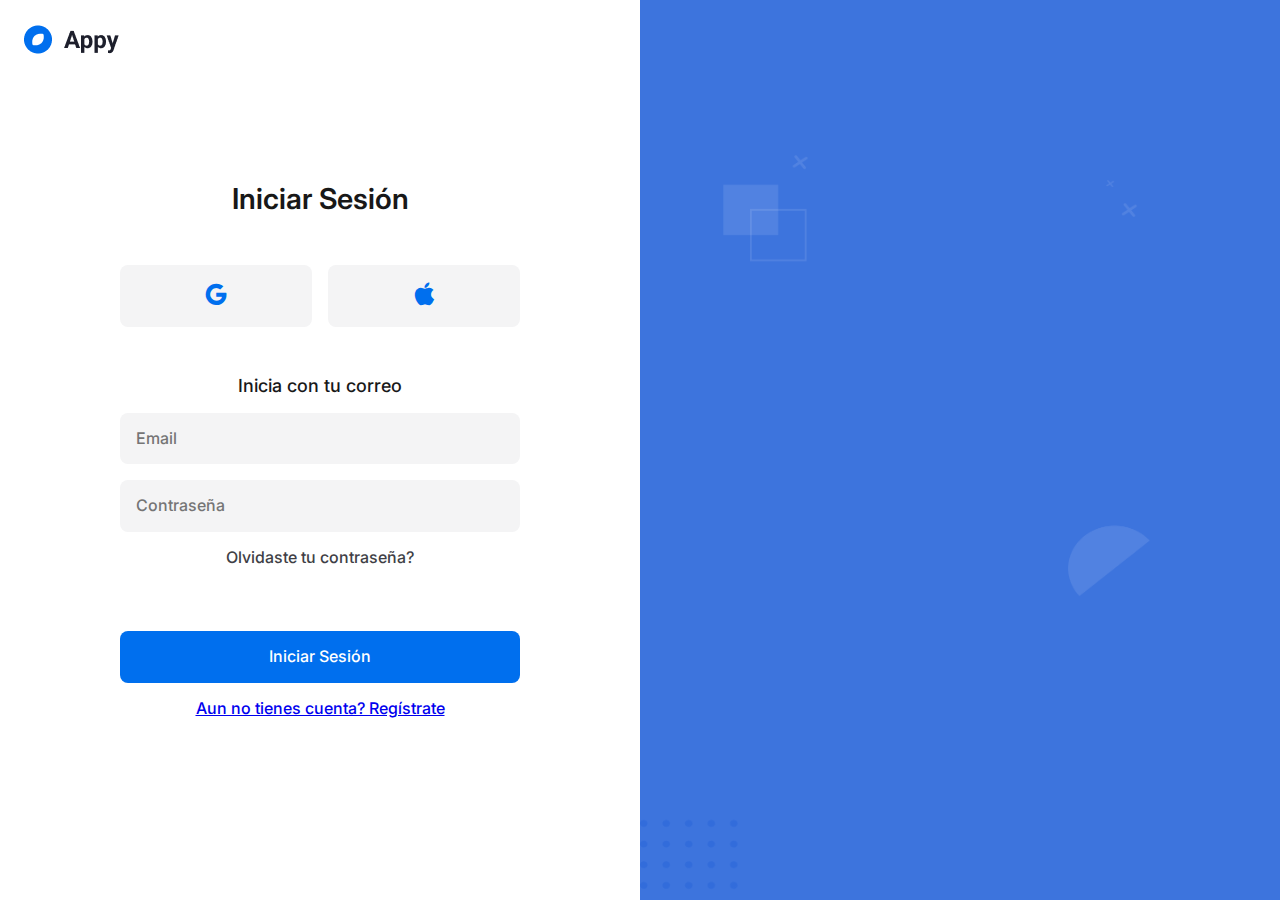
<file: index.html>
<!DOCTYPE html>
<html>
  <head>
    <link rel="preconnect" href="https://fonts.googleapis.com" />
    <link rel="preconnect" href="https://fonts.gstatic.com" crossorigin />
    <link
      href="https://fonts.googleapis.com/css2?family=Inter:ital,opsz,wght@0,14..32,100..900;1,14..32,100..900&display=swap"
      rel="stylesheet"
    />
    <link
      href="https://unpkg.com/boxicons@2.1.4/css/boxicons.min.css"
      rel="stylesheet"
    />
    <link rel="stylesheet" href="main.css" />
    <link rel="stylesheet" href="css/paginas/login.css" />
    <link rel="stylesheet" href="css/componentes/boton.css" />
    <link rel="stylesheet" href="css/componentes/input.css" />
    <title>Appy - Login</title>
  </head>
  <body>
    <main class="contenedor">
      <section class="contenedor–login">
        <nav>
          <img src="img/logo.png" alt="logo" />
        </nav>
        <div class="form-contenedor">
          <h1>Iniciar Sesión</h1>
          <div class="form-contenedor-social-btn">
            <button class="button--secondary">
              <i class="bx bxl-google"></i>
            </button>
            <button class="button--secondary">
              <i class="bx bxl-apple"></i>
            </button>
          </div>
          <form>
            <h4>Inicia con tu correo</h4>

            <label for="email">Email</label>
            <input id="email" type="email" placeholder="Email" />

            <label for="password">Contraseña</label>
            <input id="password" type="password" placeholder="Contraseña" />

            <p id="texto-contrasena-olvidada">Olvidaste tu contraseña?</p>

            <div class="form-contenedor-acciones">
              <button class="button--primary">Iniciar Sesión</button>
              <a href="#">Aun no tienes cuenta? Regístrate</a>
            </div>
          </form>
        </div>
      </section>
      <section class="grafico"></section>
    </main>
  </body>
</html>
</file>
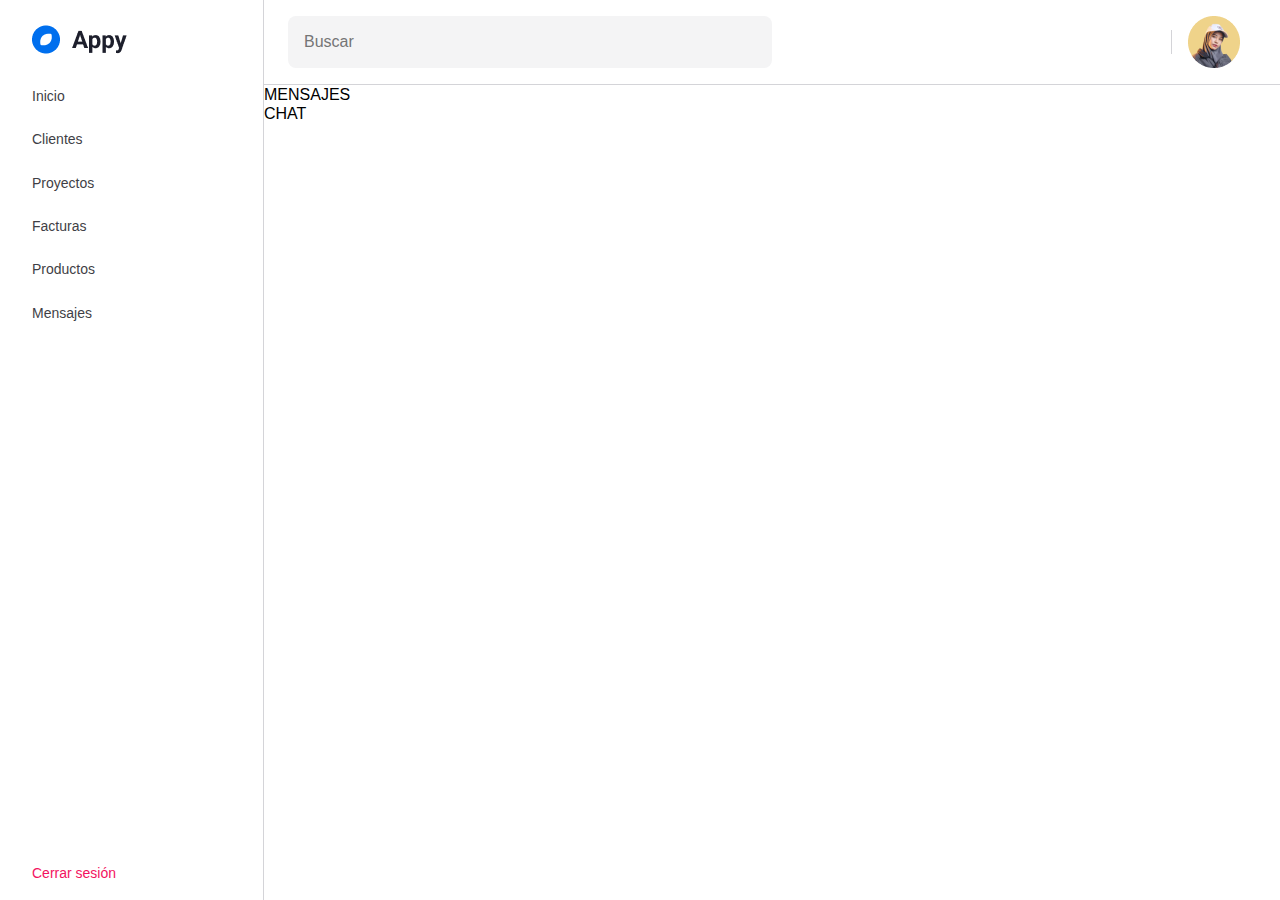
<file: mensajes.html>
<!DOCTYPE html>
<html>
  <head>
    <title>Appy - Mensajes</title>
    <link rel="stylesheet" href="main.css" />
    <link rel="stylesheet" href="css/componentes/layout.css" />
    <link rel="stylesheet" href="css/componentes/input.css" />
    <link rel="stylesheet" href="css/paginas/mensajes.css" />
  </head>
  <body>
    <div class="contenedor">
      <input type="checkbox" id="checkbox-menu" />
      <nav>
        <img alt="logo" src="img/logo.png" />
        <ul>
          <div>
            <li>
              <i class="bx bx-home-alt-2"></i>
              Inicio
            </li>
            <li>
              <i class="bx bx-group"></i>
              Clientes
            </li>
            <li>
              <i class="bx bx-briefcase"></i>
              Proyectos
            </li>
            <li>
              <i class="bx bx-cog"></i>
              Facturas
            </li>
            <li>
              <i class="bx bx-box"></i>
              Productos
            </li>
            <li>
              <i class="bx bx-envelope"></i>
              Mensajes
            </li>
          </div>
          <li id="cerrar-sesion">
            <i class="bx bx-log-out"></i>
            Cerrar sesión
          </li>
        </ul>
      </nav>
      <div class="contenedor--derecha">
        <div class="appbar">
          <img class="logo" alt="logo" src="img/logo.png" />
          <div id="contenedor-input">
            <input placeholder="Buscar" />
          </div>
          <div class="appbar--botones">
            <i class="bx bx-cog"></i>
            <i class="bx bx-bell"></i>
            <div id="divider"></div>
            <img alt="avatar" src="img/avatar.png" />
            <label for="checkbox-menu">
              <i class="bx bx-menu"></i>
            </label>
          </div>
        </div>
        <!-- aqui empieza la practica -->
        <div class="contenedor--mensajes">
          <div class="mensajes--item">MENSAJES</div>
          <div class="chat--item">CHAT</div>
        </div>
      </div>
    </div>
  </body>
</html>
</file>
<file: main.css>
/*
  1. Box-sizing model
*/
*,
*::before,
*::after {
  box-sizing: border-box;
}
/*
  2. 0 default margin
*/
* {
  margin: 0;
}

/*
  Typographic tweaks
  3. Add accessible line-height
  4. Text rendering
*/
body {
  line-height: 1.5;
  -webkit-font-smoothing: antialiased;
  font-family: 'Inter', sans-serif;
}
/*
  5. Media defaults
*/
img,
picture,
video,
canvas,
svg {
  display: block;
  max-width: 100%;
}
/*
  6. Remove built-in form typography styles
*/
input,
button,
textarea,
select {
  font: inherit;
}
/*
  7. Root stacking context
*/
#root,
#__next {
  isolation: isolate;
}

h1 {
  font-weight: 600;
  font-size: 28.8px;
  line-height: 34.85px;
}

h2 {
  font-weight: 600;
  font-size: 25.62px;
  line-height: 31.01px;
}

h3 {
  font-weight: 600;
  font-size: 22.78px;
  line-height: 27.57px;
}

h4 {
  font-weight: 500;
  font-size: 18px;
  line-height: 21.78px;
}

body {
  font-weight: 500;
  font-size: 16px;
  line-height: 19.36px;
}

.body2 {
  font-weight: 400;
  font-size: 14px;
  line-height: 16.94px;
}

.caption {
  font-weight: 400;
  font-size: 12px;
  line-height: 14.52px;
}
</file>
<file: css/paginas/login.css>
@import url('../variables/color.css');

body {
  color: var(--text-primary-color);
  font-size: 16px;
}

.contenedor {
  display: flex;
  width: 100%;
  height: 100vh;
}

.contenedor–login {
  width: 100%;
}

.grafico {
  width: 100%;
  background-image: url(../../img/login-bg.png);
  background-size: cover;
}

.form-contenedor {
  display: flex;
  flex-direction: column;
  gap: 48px;
  align-items: center;
  width: 400px;

  height: 100%;
  margin: auto;
  justify-content: center;
}

.form-contenedor-social-btn {
  display: flex;
  gap: 16px;

  width: 100%;
}

form {
  width: 100%;
  display: flex;
  flex-direction: column;
  align-items: center;
  gap: 16px;
}

form label {
  display: none;
}

#texto-contrasena-olvidada {
  color: var(--text-secondary-color);
  margin-bottom: 48px;
}

.form-contenedor-acciones {
  width: 100%;
  text-align: center;

  button {
    margin-bottom: 16px;
  }
}

nav img {
  position: fixed;
  top: 24px;
  left: 24px;
}

.bx {
  font-size: 1.8rem;
}

@media (max-width: 600px) {
  .grafico {
    display: none;
  }
  .form-contenedor {
    width: 100%;
    margin: 0;
    padding: 0 24px;
  }
}

@media (max-width: 900px) {
  .grafico {
    width: 25%;
  }
}
</file>
<file: css/componentes/boton.css>
.button--primary {
  width: 100%;
  background-color: var(--primary-color);
  color: white;
  border: none;
  border-radius: 8px;
  padding: 16px 24px;
  transition: all 0.25s;

  &:hover {
    background-color: var(--button-primary-hover);
    cursor: pointer;
  }

  &:active {
    background-color: var(--button-primary-pressed);
  }
}

.button--primary__sm {
  padding: 8px 16px;
}

.button--secondary {
  width: 100%;
  color: var(--primary-color);
  background-color: var(--default-color);
  border: none;
  padding: 16px 24px;
  border-radius: 8px;

  &:hover {
    background-color: var(--button-secondary-hover);
    cursor: pointer;
  }

  &:active {
    background-color: var(--button-secondary-pressed);
  }
}

.button--outlined {
  padding: 8px 16px;
  background-color: var(--background1-color);
  border: 1px solid var(--divider-color);
  border-radius: 8px;

  display: flex;
  gap: 8px;
  align-items: center;

  &:hover {
    background-color: var(--default-color);
    cursor: pointer;
  }

  &:active {
    background-color: var(--background2-color);
  }
}
</file>
<file: css/componentes/input.css>
input {
  width: 100%;
  background-color: var(--default-color);
  border-radius: 8px;
  border: none;
  padding: 16px;

  &:hover {
    background-color: var(--background2-color);
  }

  &:active {
    background-color: var(--input-pressed);
  }
}
</file>
<file: css/componentes/layout.css>
@import url('../variables/color.css');

.contenedor {
  display: flex;
}

.contenedor--derecha {
  flex-grow: 1;
}

nav {
  position: sticky;
  top: 0;
  left: 0;
  height: 100vh;
  flex-basis: 264px;
  flex-shrink: 0;
  padding: 0 8px;
  border-right: 1px solid var(--divider-color);

  img {
    padding: 24px;
  }

  ul {
    height: calc(100vh - 80px);
    list-style-type: none;
    margin-block-start: 0;
    margin-block-end: 0;
    padding-inline-start: 0;

    display: flex;
    flex-direction: column;
    justify-content: space-between;

    #cerrar-sesion {
      color: var(--danger-color);

      &:hover {
        background-color: var(--nav-item--red-hover);
      }
      &:active {
        color: white;
        background-color: var(--nav-item--red-active);
      }
    }

    li {
      display: flex;
      align-items: center;
      gap: 8px;
      padding: 8px 16px;
      background-color: white;
      color: var(--text-secondary-color);
      font-size: 14px;
      border-radius: 8px;
      margin-bottom: 8px;

      &:hover {
        cursor: pointer;
        background-color: var(--nav-item--hover);
      }

      &:active {
        background-color: var(--nav-item--active);
        color: white;
      }

      .bx {
        font-size: 24px;
      }
    }
  }
}

.appbar {
  padding: 16px 24px;
  display: flex;
  justify-content: space-between;
  align-items: center;
  flex-wrap: wrap;
  border-bottom: 1px solid var(--divider-color);

  .bx {
    font-size: 1.6rem;
    color: var(--text-primary-color);
  }

  img {
    display: inline-block;
  }

  .logo,
  .bx-menu {
    display: none;
  }
}

#contenedor-input {
  flex-basis: 50%;
}

#divider {
  width: 1px;
  height: 24px;
  background-color: var(--divider-color);
}

.appbar--botones {
  display: flex;
  align-items: center;
  gap: 16px;
}

#checkbox-menu {
  display: none;
}

@media (max-width: 900px) {
  nav {
    width: 100%;
    background: white;
    position: fixed;
    top: -900px;
    opacity: 0;
    transition: all 0.5s ease-in-out;
  }

  #checkbox-menu:blank ~ nav {
    opacity: 0;
    display: none;

    img {
      display: none;
    }
  }

  #checkbox-menu:checked ~ nav {
    opacity: 1;
    top: 85px;
    padding: 16px;
    height: calc(100vh - 85px);

    img {
      display: none;
    }
  }

  .appbar {
    .logo {
      width: 95px;
      height: 31px;
      display: block;
    }
  }

  #contenedor-input {
    input {
      display: none;
    }
  }
  .appbar--botones {
    .bx-cog,
    .bx-bell {
      display: none;
    }

    .bx-menu {
      font-size: 40px;
      display: block;
    }
  }
}
</file>
<file: css/paginas/mensajes.css>
.contenedor--mensajes {
}

.mensajes--item {
}

.chat--item {
}
</file>
